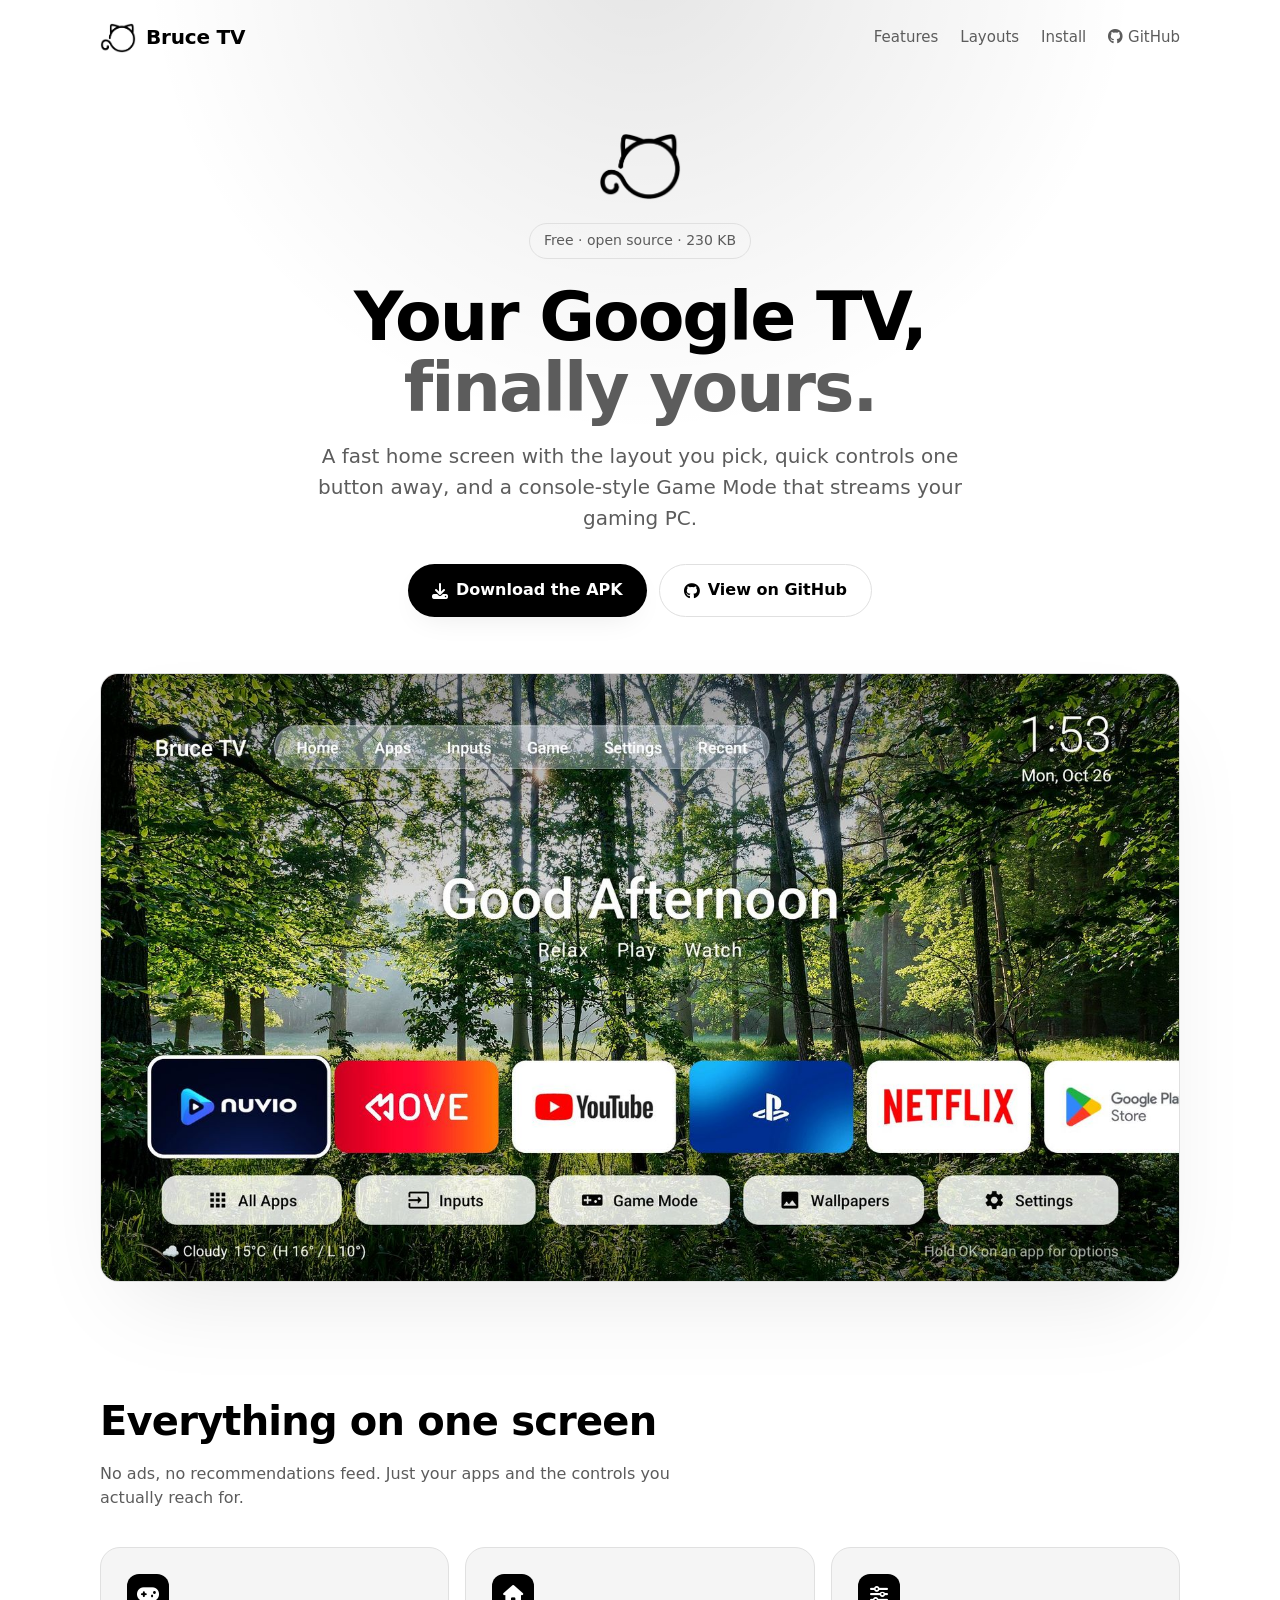
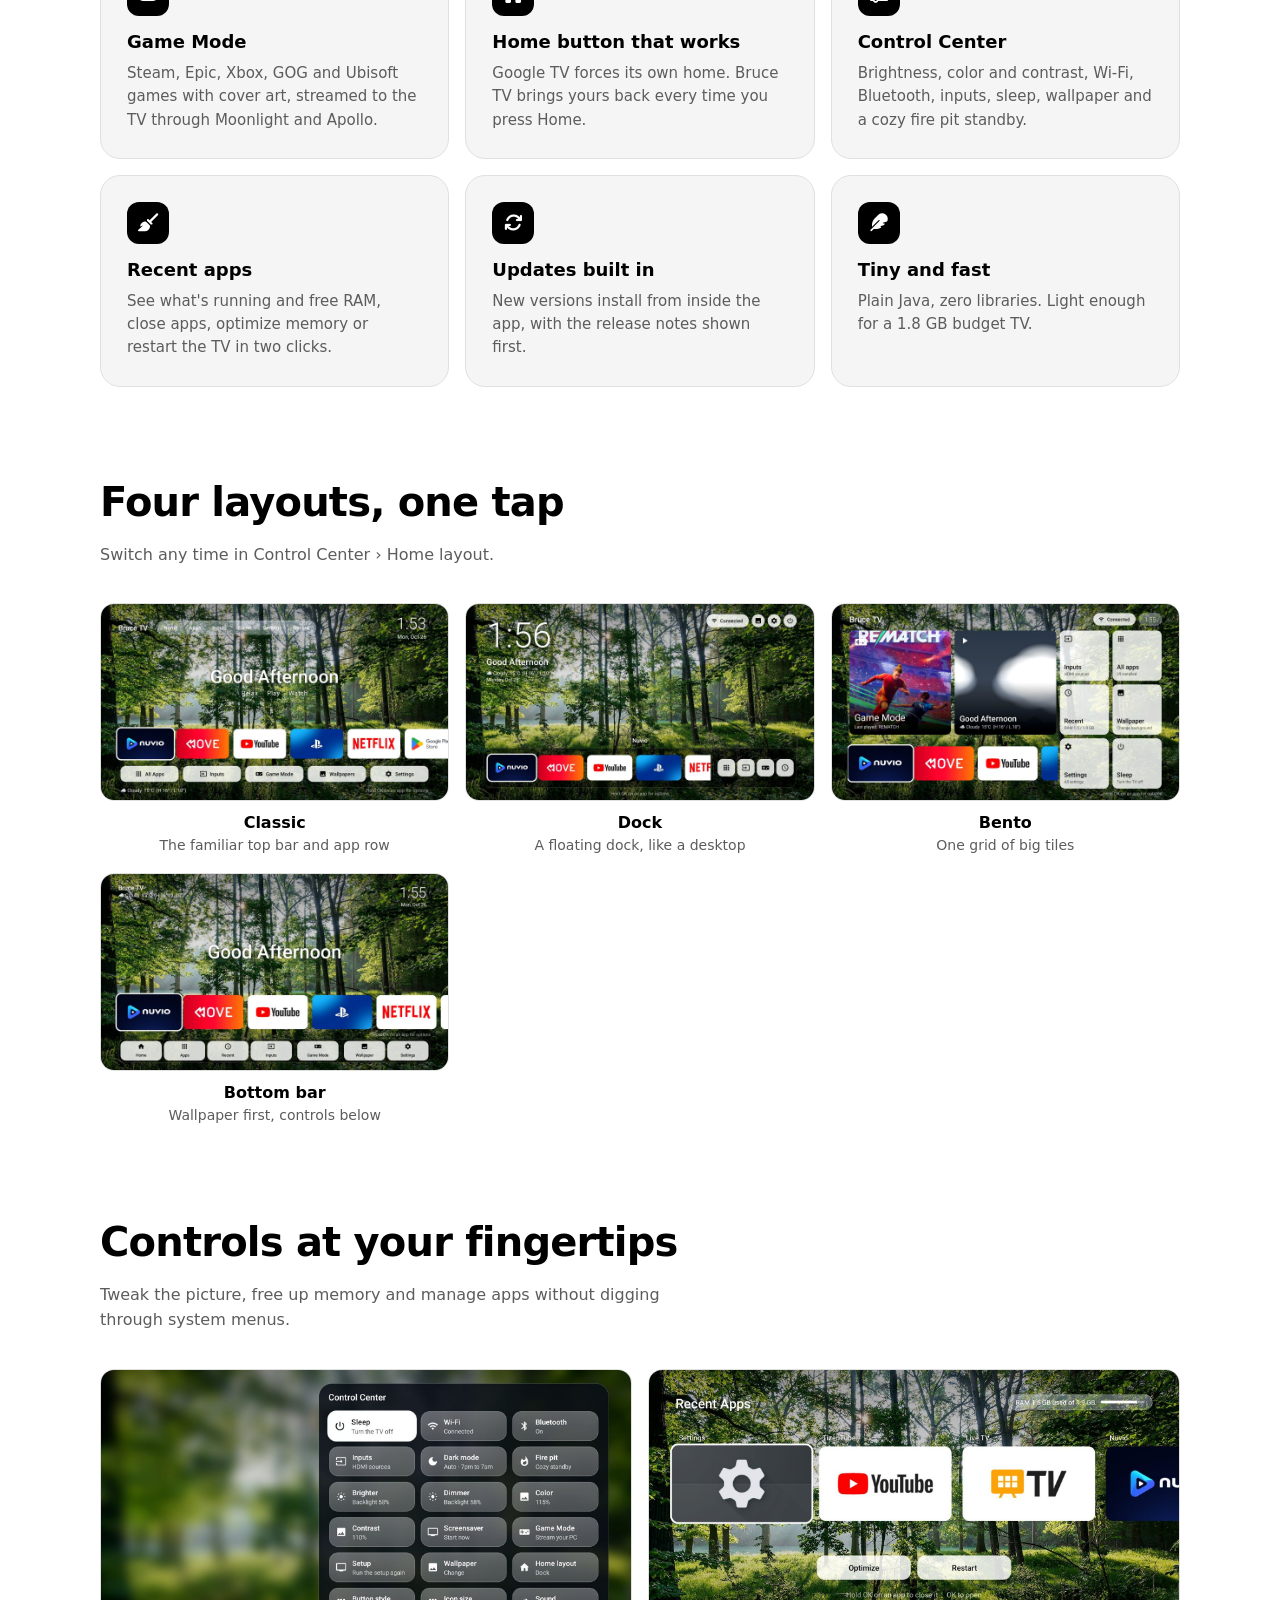
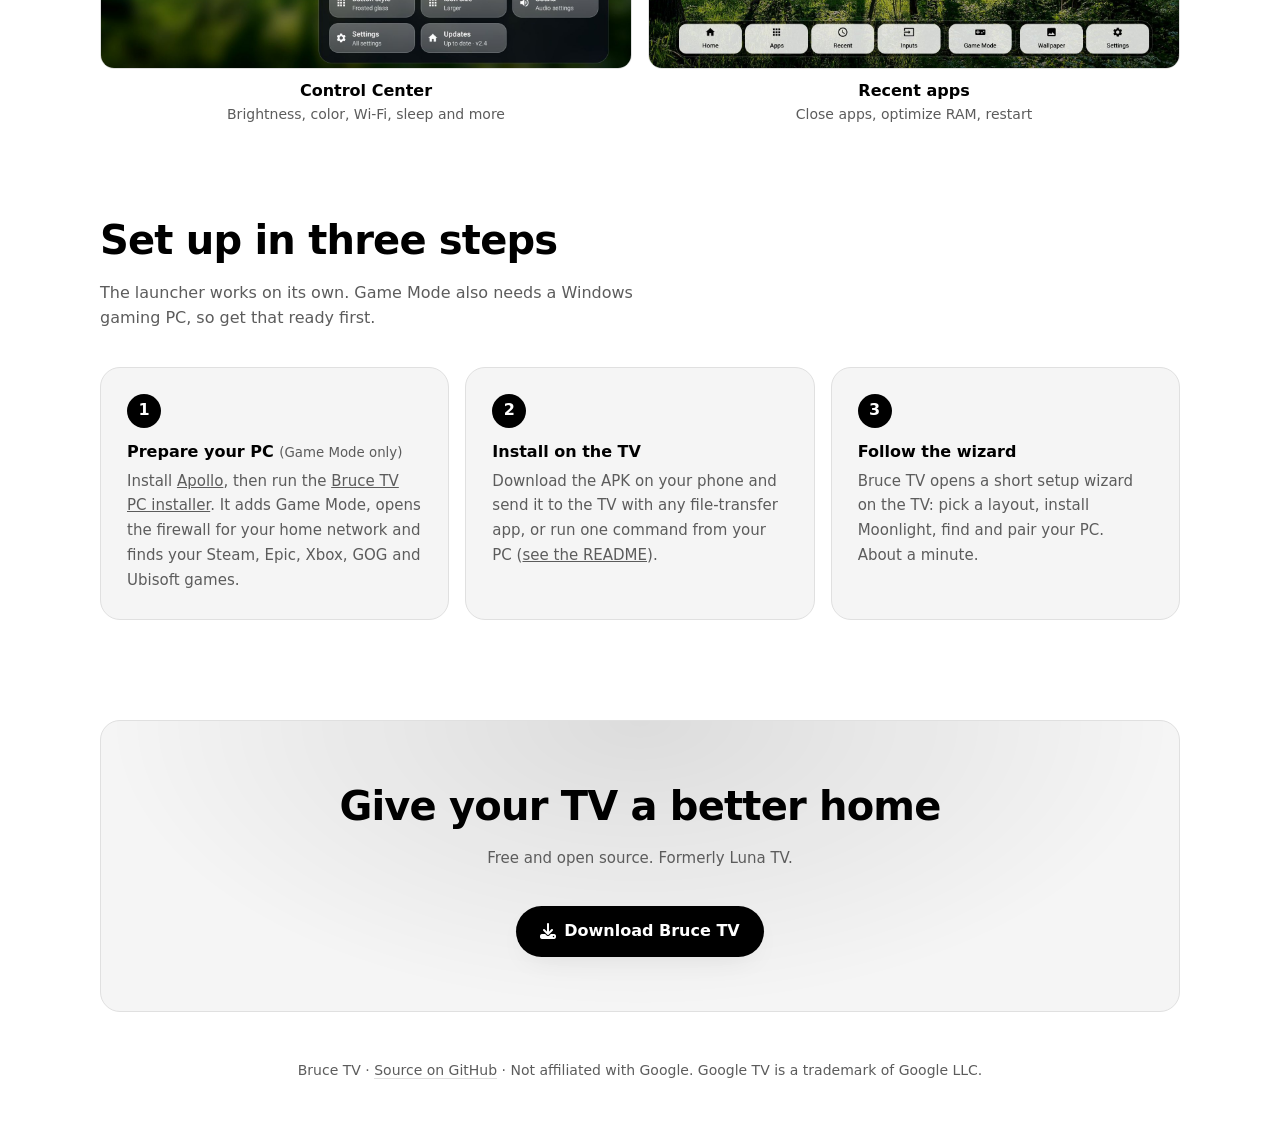
<file: docs/index.html>
<!doctype html>
<html lang="en">
<head>
<meta charset="utf-8">
<meta name="viewport" content="width=device-width, initial-scale=1">
<title>Bruce TV</title>
<meta name="description" content="A fast, good-looking home screen for Google TV with a console-style Game Mode that streams your gaming PC. Free, open source, 230 KB.">
<meta property="og:title" content="Bruce TV">
<meta property="og:description" content="Your Google TV home screen, done right. Four layouts, Control Center and Game Mode.">
<meta property="og:image" content="img/home-classic.jpg">
<link rel="stylesheet" href="https://cdnjs.cloudflare.com/ajax/libs/font-awesome/6.5.1/css/all.min.css" crossorigin="anonymous" referrerpolicy="no-referrer">
<link rel="icon" type="image/png" href="favicon.png">
<link rel="apple-touch-icon" href="apple-touch-icon.png">
<style>
:root {
  --bg: #000; --panel: #0d0d0d; --line: #262626; --text: #fff; --muted: #a3a3a3;
  --accent: #fff; --on-accent: #000; --glow: rgba(255, 255, 255, .14);
  --r: 20px;
}
@media (prefers-color-scheme: light) {
  :root { --bg: #fff; --panel: #f5f5f5; --line: #e0e0e0; --text: #000; --muted: #5c5c5c; --accent: #000; --on-accent: #fff; --glow: rgba(0, 0, 0, .1); }
}
* { box-sizing: border-box; }
html { scroll-behavior: smooth; }
body { margin: 0; background: var(--bg); color: var(--text); line-height: 1.55;
  font: 16px/1.55 system-ui, -apple-system, "Segoe UI", Roboto, sans-serif; }
a { color: inherit; }
.wrap { width: min(1080px, 100% - 32px); margin: 0 auto; }
nav { display: flex; align-items: center; justify-content: space-between; padding: 22px 0; }
.logo { font-weight: 700; font-size: 20px; letter-spacing: -.01em; text-decoration: none; display: flex; align-items: center; gap: 10px; }
.logo i { width: 36px; height: 30px; background: var(--text); -webkit-mask: url(img/logo.png) center / contain no-repeat; mask: url(img/logo.png) center / contain no-repeat; }
nav .links { display: flex; gap: 22px; align-items: center; color: var(--muted); font-size: 15px; }
nav .links a { text-decoration: none; }
nav .links a:hover { color: var(--text); }
.btn { display: inline-flex; align-items: center; gap: 8px; padding: 13px 24px; border-radius: 999px; font-weight: 600;
  text-decoration: none; background: var(--accent); color: var(--on-accent); box-shadow: 0 10px 30px -12px var(--glow);
  transition: transform .15s, box-shadow .15s; }
.btn:hover { transform: translateY(-2px); box-shadow: 0 14px 34px -10px var(--glow); }
.btn.ghost { background: transparent; color: var(--text); border: 1px solid var(--line); box-shadow: none; }
.btn.ghost:hover { border-color: var(--muted); }
.hero { text-align: center; padding: 56px 0 24px; position: relative; }
.hero::before { content: ""; position: absolute; inset: -120px 0 auto; height: 520px; z-index: -1;
  background: radial-gradient(ellipse at 50% 0, var(--glow), transparent 65%); }
.mark { width: 84px; height: 70px; margin: 0 auto 22px; background: var(--text); -webkit-mask: url(img/logo.png) center / contain no-repeat; mask: url(img/logo.png) center / contain no-repeat; }
.pill { display: inline-block; padding: 6px 14px; border: 1px solid var(--line); border-radius: 999px; color: var(--muted); font-size: 14px; }
h1 { font-size: clamp(38px, 7vw, 68px); line-height: 1.05; letter-spacing: -.03em; margin: 22px auto 18px; max-width: 14ch; }
h1 em { font-style: normal; color: var(--muted); }
.lede { color: var(--muted); font-size: clamp(17px, 2.2vw, 20px); max-width: 52ch; margin: 0 auto 30px; }
.cta { display: flex; gap: 12px; justify-content: center; flex-wrap: wrap; }
.shot { margin: 56px auto 0; border-radius: 18px; border: 1px solid var(--line); overflow: hidden;
  box-shadow: 0 40px 90px -30px var(--glow); }
.shot img { display: block; width: 100%; height: auto; }
section { padding: 84px 0 0; }
h2 { font-size: clamp(28px, 4.5vw, 40px); letter-spacing: -.02em; margin: 0 0 10px; }
.sub { color: var(--muted); margin: 0 0 36px; max-width: 56ch; }
.grid { display: grid; gap: 16px; grid-template-columns: repeat(auto-fit, minmax(260px, 1fr)); }
.card { background: var(--panel); border: 1px solid var(--line); border-radius: var(--r); padding: 26px; }
.card h3 { margin: 12px 0 6px; font-size: 18px; }
.card p { margin: 0; color: var(--muted); font-size: 15px; }
.ico { width: 42px; height: 42px; border-radius: 12px; background: var(--accent); color: var(--on-accent); display: grid; place-items: center; font-size: 18px; }
.layouts { display: grid; gap: 16px; grid-template-columns: repeat(auto-fit, minmax(300px, 1fr)); }
figure { margin: 0; }
figure img { display: block; width: 100%; height: auto; border-radius: 14px; border: 1px solid var(--line); }
figcaption { margin-top: 10px; font-weight: 600; text-align: center; }
figcaption span { display: block; font-weight: 400; color: var(--muted); font-size: 14px; }
.steps { counter-reset: s; display: grid; gap: 16px; grid-template-columns: repeat(auto-fit, minmax(260px, 1fr)); padding: 0; list-style: none; }
.steps li { counter-increment: s; background: var(--panel); border: 1px solid var(--line); border-radius: var(--r); padding: 26px; }
.steps li::before { content: counter(s); display: grid; place-items: center; width: 34px; height: 34px; border-radius: 50%;
  background: var(--accent); color: var(--on-accent); font-weight: 700; margin-bottom: 12px; }
.steps b { display: block; margin-bottom: 4px; }
.steps small { color: var(--muted); font-weight: 400; }
.steps span { color: var(--muted); font-size: 15px; }
code { background: var(--line); padding: 2px 7px; border-radius: 6px; font-size: .9em; }
.final { text-align: center; }
.final .btn { margin-top: 36px; }
.final .card { padding: 54px 24px; background: radial-gradient(ellipse at 50% 0, var(--glow), transparent 70%), var(--panel); }
footer { color: var(--muted); font-size: 14px; text-align: center; padding: 48px 0; }
footer a { text-decoration: none; border-bottom: 1px solid var(--line); }
@media (max-width: 560px) { nav .links a:not(.btn) { display: none; } }
@media (prefers-reduced-motion: reduce) { html { scroll-behavior: auto; } .btn { transition: none; } }
</style>
</head>
<body>
<div class="wrap">
  <nav>
    <a class="logo" href="#"><i aria-hidden="true"></i>Bruce TV</a>
    <div class="links">
      <a href="#features">Features</a>
      <a href="#layouts">Layouts</a>
      <a href="#install">Install</a>
      <a href="https://github.com/martintenovski/BruceTV"><i class="fa-brands fa-github" aria-hidden="true"></i> GitHub</a>
    </div>
  </nav>

  <header class="hero">
    <div class="mark" aria-hidden="true"></div>
    <span class="pill">Free · open source · 230 KB</span>
    <h1>Your Google TV, <em>finally yours.</em></h1>
    <p class="lede">A fast home screen with the layout you pick, quick controls one button away, and a console-style Game Mode that streams your gaming PC.</p>
    <div class="cta">
      <a class="btn" href="https://github.com/martintenovski/BruceTV/releases/latest"><i class="fa-solid fa-download" aria-hidden="true"></i>Download the APK</a>
      <a class="btn ghost" href="https://github.com/martintenovski/BruceTV"><i class="fa-brands fa-github" aria-hidden="true"></i>View on GitHub</a>
    </div>
    <div class="shot"><img src="img/home-classic.jpg" alt="Bruce TV home screen in the Classic layout" width="1600" height="900"></div>
  </header>

  <section id="features">
    <h2>Everything on one screen</h2>
    <p class="sub">No ads, no recommendations feed. Just your apps and the controls you actually reach for.</p>
    <div class="grid">
      <div class="card"><div class="ico"><i class="fa-solid fa-gamepad" aria-hidden="true"></i></div><h3>Game Mode</h3><p>Steam, Epic, Xbox, GOG and Ubisoft games with cover art, streamed to the TV through Moonlight and Apollo.</p></div>
      <div class="card"><div class="ico"><i class="fa-solid fa-house" aria-hidden="true"></i></div><h3>Home button that works</h3><p>Google TV forces its own home. Bruce TV brings yours back every time you press Home.</p></div>
      <div class="card"><div class="ico"><i class="fa-solid fa-sliders" aria-hidden="true"></i></div><h3>Control Center</h3><p>Brightness, color and contrast, Wi-Fi, Bluetooth, inputs, sleep, wallpaper and a cozy fire pit standby.</p></div>
      <div class="card"><div class="ico"><i class="fa-solid fa-broom" aria-hidden="true"></i></div><h3>Recent apps</h3><p>See what's running and free RAM, close apps, optimize memory or restart the TV in two clicks.</p></div>
      <div class="card"><div class="ico"><i class="fa-solid fa-arrows-rotate" aria-hidden="true"></i></div><h3>Updates built in</h3><p>New versions install from inside the app, with the release notes shown first.</p></div>
      <div class="card"><div class="ico"><i class="fa-solid fa-feather" aria-hidden="true"></i></div><h3>Tiny and fast</h3><p>Plain Java, zero libraries. Light enough for a 1.8 GB budget TV.</p></div>
    </div>
  </section>

  <section id="layouts">
    <h2>Four layouts, one tap</h2>
    <p class="sub">Switch any time in Control Center › Home layout.</p>
    <div class="layouts">
      <figure><img src="img/home-classic.jpg" alt="Classic layout" loading="lazy"><figcaption>Classic<span>The familiar top bar and app row</span></figcaption></figure>
      <figure><img src="img/home-dock.jpg" alt="Dock layout" loading="lazy"><figcaption>Dock<span>A floating dock, like a desktop</span></figcaption></figure>
      <figure><img src="img/home-bento.jpg" alt="Bento layout" loading="lazy"><figcaption>Bento<span>One grid of big tiles</span></figcaption></figure>
      <figure><img src="img/home-bottom.jpg" alt="Bottom bar layout" loading="lazy"><figcaption>Bottom bar<span>Wallpaper first, controls below</span></figcaption></figure>
    </div>
  </section>

  <section>
    <h2>Controls at your fingertips</h2>
    <p class="sub">Tweak the picture, free up memory and manage apps without digging through system menus.</p>
    <div class="layouts">
      <figure><img src="img/control-center.jpg" alt="Control Center" loading="lazy"><figcaption>Control Center<span>Brightness, color, Wi-Fi, sleep and more</span></figcaption></figure>
      <figure><img src="img/recent.jpg" alt="Recent apps" loading="lazy"><figcaption>Recent apps<span>Close apps, optimize RAM, restart</span></figcaption></figure>
    </div>
  </section>

  <section id="install">
    <h2>Set up in three steps</h2>
    <p class="sub">The launcher works on its own. Game Mode also needs a Windows gaming PC, so get that ready first.</p>
    <ol class="steps">
      <li><b>Prepare your PC <small>(Game Mode only)</small></b><span>Install <a href="https://github.com/ClassicOldSong/Apollo/releases">Apollo</a>, then run the <a href="https://github.com/martintenovski/BruceTV/releases/latest">Bruce TV PC installer</a>. It adds Game Mode, opens the firewall for your home network and finds your Steam, Epic, Xbox, GOG and Ubisoft games.</span></li>
      <li><b>Install on the TV</b><span>Download the APK on your phone and send it to the TV with any file-transfer app, or run one command from your PC (<a href="https://github.com/martintenovski/BruceTV#step-2-install-bruce-tv-on-the-tv">see the README</a>).</span></li>
      <li><b>Follow the wizard</b><span>Bruce TV opens a short setup wizard on the TV: pick a layout, install Moonlight, find and pair your PC. About a minute.</span></li>
    </ol>
  </section>

  <section class="final">
    <div class="card">
      <h2>Give your TV a better home</h2>
      <p class="sub" style="margin-inline:auto">Free and open source. Formerly Luna TV.</p>
      <a class="btn" href="https://github.com/martintenovski/BruceTV/releases/latest"><i class="fa-solid fa-download" aria-hidden="true"></i>Download Bruce TV</a>
    </div>
  </section>

  <footer>Bruce TV · <a href="https://github.com/martintenovski/BruceTV">Source on GitHub</a> · Not affiliated with Google. Google TV is a trademark of Google LLC.</footer>
</div>
</body>
</html>
</file>
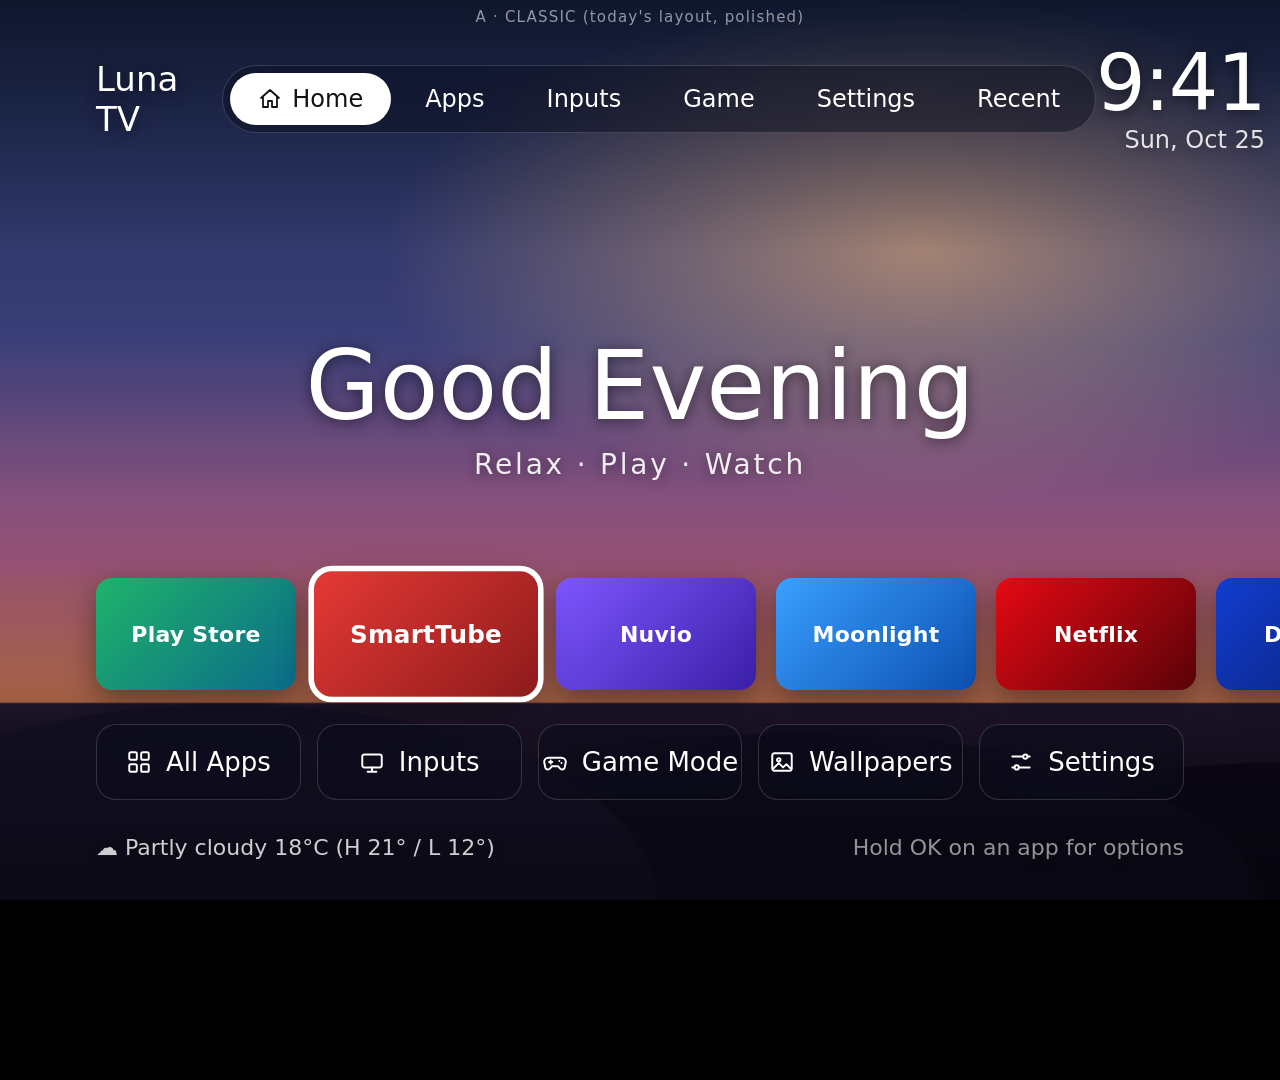
<file: mockups/a-classic.html>
<!doctype html><meta charset="utf-8"><link rel="stylesheet" href="base.css">
<style>
  .top { position: absolute; top: 44px; left: 96px; right: 96px; display: flex; align-items: center; }
  .brand { font-size: 34px; font-weight: 500; margin-right: 44px; }
  .pills { display: flex; gap: 6px; padding: 7px; border-radius: 99px; }
  .pill { padding: 12px 28px; border-radius: 99px; font-size: 24px; font-weight: 500; display: flex; gap: 10px; align-items: center; }
  .pill.on { background: #fff; color: #111; }
  .status { margin-left: auto; text-align: right; }
  .status .clock { font-size: 78px; line-height: 1; } .status .d { font-size: 24px; opacity: .85; margin-top: 4px; }
  .hello { position: absolute; top: 330px; width: 100%; text-align: center; }
  .hello h1 { font-size: 96px; font-weight: 500; } .hello p { font-size: 28px; letter-spacing: .1em; margin-top: 6px; opacity: .9; }
  .row { position: absolute; left: 96px; bottom: 210px; display: flex; gap: 20px; }
  .row .app { width: 200px; height: 112px; font-size: 22px; }
  .row .app.f { outline: 5px solid #fff; transform: scale(1.12); margin: 0 10px; }
  .acts { position: absolute; left: 96px; right: 96px; bottom: 100px; display: flex; gap: 16px; }
  .act { flex: 1; height: 76px; border-radius: 20px; display: flex; gap: 14px; align-items: center; justify-content: center; font-size: 26px; font-weight: 500; }
  .foot { position: absolute; left: 96px; right: 96px; bottom: 40px; display: flex; justify-content: space-between; font-size: 22px; opacity: .8; }
</style>
<div class="wall"></div><div class="hills"></div><div class="scrim"></div>
<div class="top"><span class="brand sh">Luna TV</span>
  <div class="pills glass"><span class="pill on"><i data-i="home"></i>Home</span><span class="pill">Apps</span><span class="pill">Inputs</span><span class="pill">Game</span><span class="pill">Settings</span><span class="pill">Recent</span></div>
  <div class="status sh"><div class="clock">9:41</div><div class="d">Sun, Oct 25</div></div></div>
<div class="hello sh"><h1>Good Evening</h1><p>Relax · Play · Watch</p></div>
<div class="row"><div class="app c1">Play Store</div><div class="app c2 f">SmartTube</div><div class="app c3">Nuvio</div><div class="app c4">Moonlight</div><div class="app c5">Netflix</div><div class="app c6">Disney+</div><div class="app c7">Prime Video</div><div class="app c8">Stremio</div></div>
<div class="acts"><div class="act glass"><i data-i="apps"></i>All Apps</div><div class="act glass"><i data-i="input"></i>Inputs</div><div class="act glass"><i data-i="game"></i>Game Mode</div><div class="act glass"><i data-i="image"></i>Wallpapers</div><div class="act glass"><i data-i="settings"></i>Settings</div></div>
<div class="foot sh"><span>☁️ Partly cloudy  18°C  (H 21° / L 12°)</span><span style="opacity:.7">Hold OK on an app for options</span></div>
<div class="tag" style="top:8px;bottom:auto">A · CLASSIC (today's layout, polished)</div>
<script src="icons.js"></script>
</file>
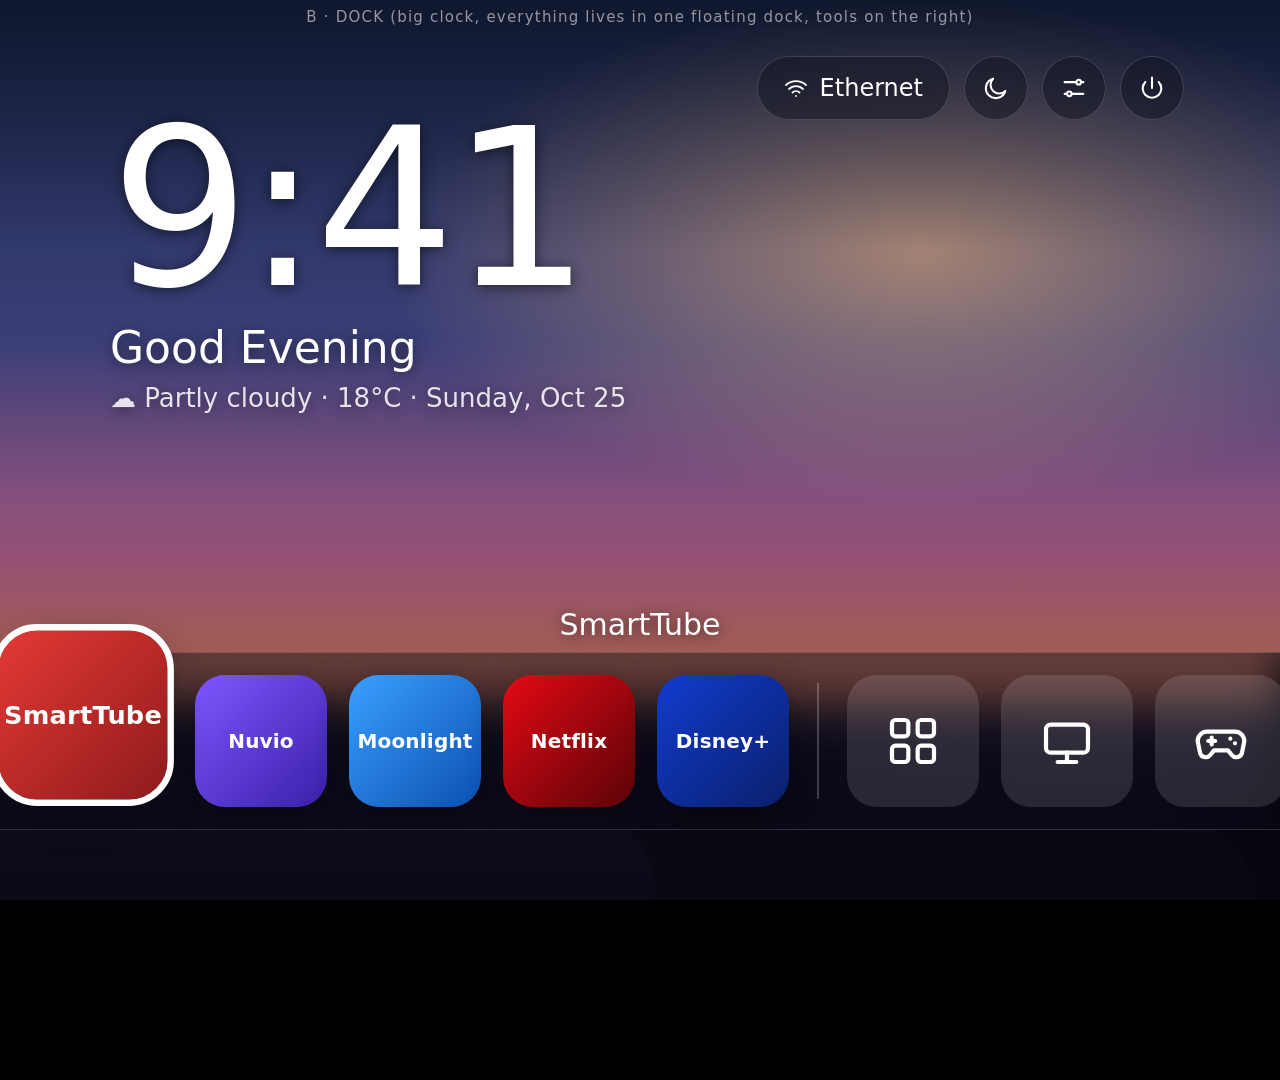
<file: mockups/b-dock.html>
<!doctype html><meta charset="utf-8"><link rel="stylesheet" href="base.css">
<style>
  .big { position: absolute; left: 110px; top: 110px; }
  .big .clock { font-size: 220px; line-height: .9; } .big .g { font-size: 44px; margin-top: 14px; font-weight: 400; }
  .big .w { font-size: 26px; opacity: .85; margin-top: 10px; }
  .corner { position: absolute; right: 96px; top: 56px; display: flex; gap: 14px; }
  .chip { height: 64px; padding: 0 26px; border-radius: 99px; display: flex; gap: 12px; align-items: center; font-size: 24px; }
  .chip.sq { width: 64px; padding: 0; justify-content: center; font-size: 28px; }
  .dock { position: absolute; left: 50%; bottom: 70px; transform: translateX(-50%); padding: 22px 30px; border-radius: 44px; display: flex; gap: 22px; align-items: flex-end; }
  .dock .app { width: 132px; height: 132px; border-radius: 30px; font-size: 20px; }
  .dock .app.f { transform: translateY(-26px) scale(1.28); outline: 5px solid #fff; margin: 0 24px; }
  .dock .sep { width: 2px; align-self: stretch; background: rgba(255,255,255,.22); margin: 8px 6px; }
  .dock .tool { width: 132px; height: 132px; border-radius: 30px; display: grid; place-items: center; font-size: 56px; background: rgba(255,255,255,.12); }
  .lbl { position: absolute; left: 50%; transform: translateX(-50%); bottom: 258px; font-size: 30px; font-weight: 500; }
</style>
<div class="wall"></div><div class="hills"></div><div class="scrim"></div>
<div class="big sh"><div class="clock">9:41</div><div class="g">Good Evening</div><div class="w">☁️ Partly cloudy · 18°C · Sunday, Oct 25</div></div>
<div class="corner"><div class="chip glass"><i data-i="wifi"></i>Ethernet</div><div class="chip sq glass"><i data-i="moon"></i></div><div class="chip sq glass"><i data-i="settings"></i></div><div class="chip sq glass"><i data-i="power"></i></div></div>
<div class="lbl sh">SmartTube</div>
<div class="dock glass">
  <div class="app c1">Play</div><div class="app c2 f">SmartTube</div><div class="app c3">Nuvio</div><div class="app c4">Moonlight</div><div class="app c5">Netflix</div><div class="app c6">Disney+</div>
  <div class="sep"></div>
  <div class="tool"><i data-i="apps"></i></div><div class="tool"><i data-i="input"></i></div><div class="tool"><i data-i="game"></i></div><div class="tool"><i data-i="recent"></i></div>
</div>
<div class="tag" style="top:8px;bottom:auto">B · DOCK (big clock, everything lives in one floating dock, tools on the right)</div>
<script src="icons.js"></script>
</file>
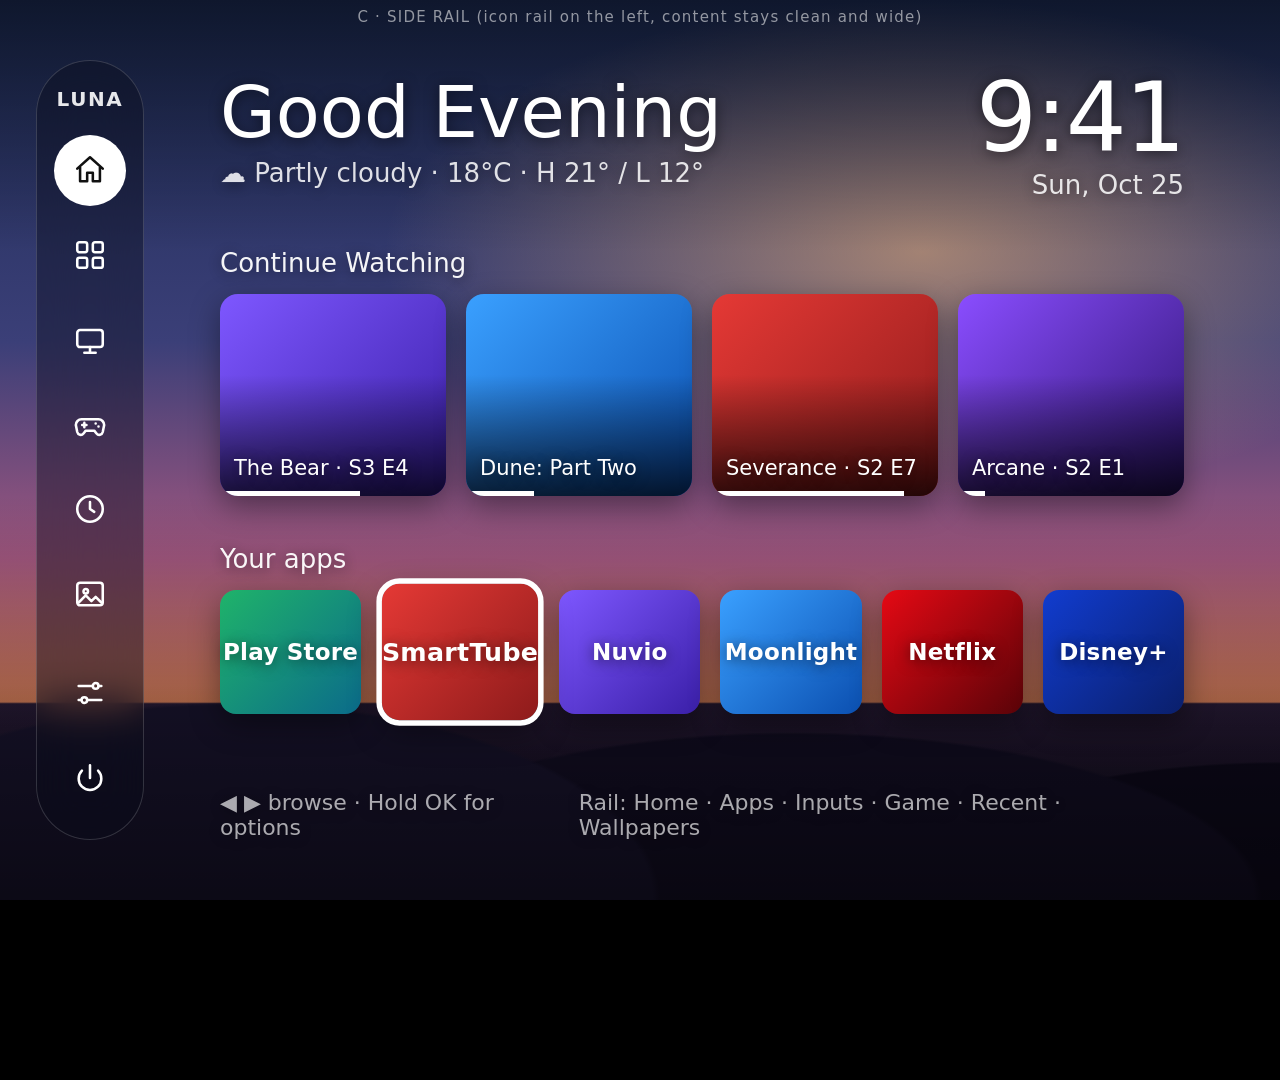
<file: mockups/c-rail.html>
<!doctype html><meta charset="utf-8"><link rel="stylesheet" href="base.css">
<style>
  .rail { position: absolute; left: 36px; top: 60px; bottom: 60px; width: 108px; border-radius: 54px; display: flex; flex-direction: column; align-items: center; padding: 26px 0; gap: 14px; }
  .rail .logo { font-size: 20px; font-weight: 700; letter-spacing: .08em; opacity: .9; margin-bottom: 10px; }
  .rail .n { width: 72px; height: 72px; border-radius: 50%; display: grid; place-items: center; font-size: 34px; }
  .rail .n.on { background: #fff; color: #111; }
  .rail .grow { flex: 1; }
  .main { position: absolute; left: 220px; right: 96px; top: 70px; bottom: 60px; }
  .hd { display: flex; align-items: flex-start; justify-content: space-between; }
  .hd h1 { font-size: 72px; font-weight: 500; } .hd p { font-size: 26px; opacity: .85; margin-top: 4px; }
  .hd .clock { font-size: 96px; text-align: right; line-height: 1; }
  .sec { font-size: 26px; font-weight: 500; margin: 48px 0 16px; opacity: .95; }
  .cw { display: flex; gap: 20px; }
  .cw .card { width: 360px; height: 202px; border-radius: 18px; position: relative; overflow: hidden; box-shadow: 0 10px 30px rgba(0,0,0,.4); }
  .cw .card span { position: absolute; left: 14px; bottom: 16px; font-size: 21px; font-weight: 500; z-index: 2; }
  .cw .card::after { content: ""; position: absolute; inset: 0; background: linear-gradient(0deg, rgba(0,0,0,.75), transparent 60%); }
  .cw .card i { position: absolute; left: 0; bottom: 0; height: 5px; background: #fff; z-index: 3; }
  .apps { display: flex; gap: 20px; }
  .apps .app { width: 220px; height: 124px; font-size: 23px; }
  .apps .app.f { outline: 5px solid #fff; transform: scale(1.1); margin: 0 8px; }
  .hint { position: absolute; bottom: 0; left: 0; right: 0; font-size: 22px; opacity: .65; display: flex; justify-content: space-between; }
</style>
<div class="wall"></div><div class="hills"></div><div class="scrim"></div>
<div class="rail glass"><div class="logo">LUNA</div>
  <div class="n on"><i data-i="home"></i></div><div class="n"><i data-i="apps"></i></div><div class="n"><i data-i="input"></i></div><div class="n"><i data-i="game"></i></div><div class="n"><i data-i="recent"></i></div><div class="n"><i data-i="image"></i></div>
  <div class="grow"></div><div class="n"><i data-i="settings"></i></div><div class="n"><i data-i="power"></i></div></div>
<div class="main sh">
  <div class="hd"><div><h1>Good Evening</h1><p>☁️ Partly cloudy · 18°C · H 21° / L 12°</p></div><div><div class="clock">9:41</div><p style="text-align:right">Sun, Oct 25</p></div></div>
  <div class="sec">Continue Watching</div>
  <div class="cw"><div class="card c3"><span>The Bear · S3 E4</span><i style="width:62%"></i></div><div class="card c4"><span>Dune: Part Two</span><i style="width:30%"></i></div><div class="card c2"><span>Severance · S2 E7</span><i style="width:85%"></i></div><div class="card c8"><span>Arcane · S2 E1</span><i style="width:12%"></i></div></div>
  <div class="sec">Your apps</div>
  <div class="apps"><div class="app c1">Play Store</div><div class="app c2 f">SmartTube</div><div class="app c3">Nuvio</div><div class="app c4">Moonlight</div><div class="app c5">Netflix</div><div class="app c6">Disney+</div></div>
  <div class="hint"><span>◀ ▶ browse  ·  Hold OK for options</span><span>Rail: Home · Apps · Inputs · Game · Recent · Wallpapers</span></div>
</div>
<div class="tag" style="top:8px;bottom:auto">C · SIDE RAIL (icon rail on the left, content stays clean and wide)</div>
<script src="icons.js"></script>
</file>
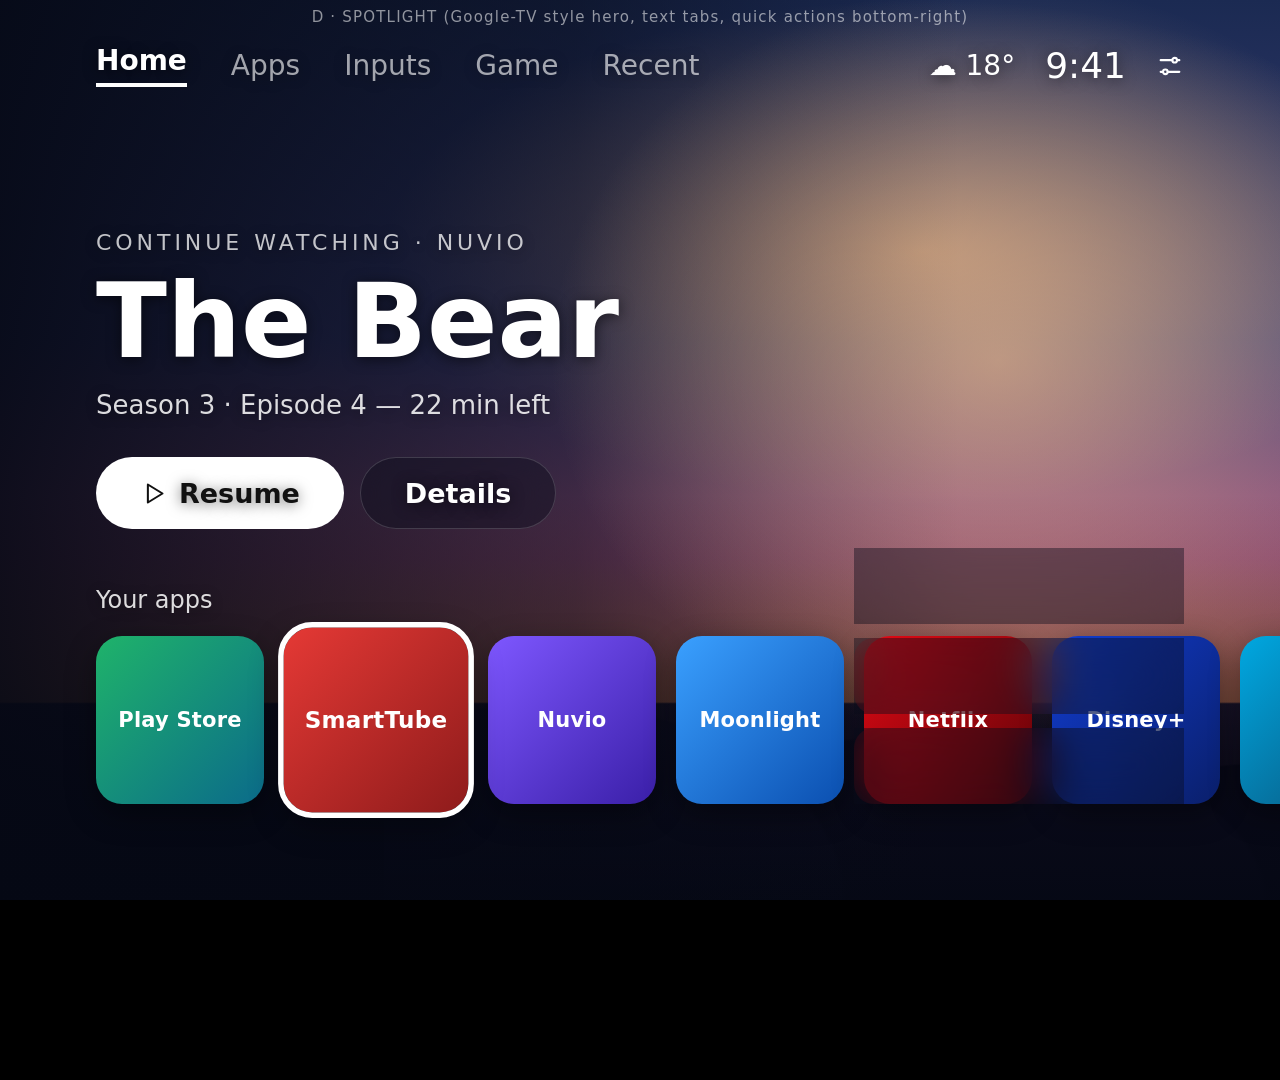
<file: mockups/d-hero.html>
<!doctype html><meta charset="utf-8"><link rel="stylesheet" href="base.css">
<style>
  .hero { position: absolute; inset: 0; background:
    radial-gradient(ellipse 50% 60% at 78% 40%, rgba(255,200,140,.5), transparent 70%),
    linear-gradient(90deg, rgba(5,8,20,.92) 0%, rgba(5,8,20,.55) 45%, rgba(5,8,20,0) 75%),
    linear-gradient(0deg, rgba(5,8,20,.95) 0%, rgba(5,8,20,0) 45%); }
  .top { position: absolute; top: 44px; left: 96px; right: 96px; display: flex; align-items: center; gap: 44px; font-size: 28px; }
  .top .t { opacity: .62; } .top .t.on { opacity: 1; font-weight: 600; border-bottom: 4px solid #fff; padding-bottom: 6px; }
  .top .r { margin-left: auto; display: flex; gap: 30px; align-items: center; font-size: 28px; }
  .feat { position: absolute; left: 96px; top: 230px; width: 880px; }
  .feat .k { font-size: 22px; letter-spacing: .18em; opacity: .75; } .feat h1 { font-size: 104px; line-height: 1; font-weight: 600; margin: 14px 0; }
  .feat p { font-size: 26px; opacity: .85; line-height: 1.4; }
  .feat .b { display: flex; gap: 16px; margin-top: 34px; }
  .btn { height: 72px; padding: 0 44px; border-radius: 36px; display: flex; gap: 12px; align-items: center; font-size: 27px; font-weight: 600; }
  .btn.p { background: #fff; color: #111; }
  .bar { position: absolute; left: 96px; right: 96px; bottom: 230px; height: 5px; width: 540px; border-radius: 3px; background: rgba(255,255,255,.25); }
  .bar i { display: block; height: 100%; width: 62%; background: #fff; border-radius: 3px; }
  .row { position: absolute; left: 96px; bottom: 96px; display: flex; gap: 20px; }
  .row .app { width: 168px; height: 168px; border-radius: 26px; font-size: 21px; }
  .row .app.f { outline: 5px solid #fff; transform: scale(1.1); margin: 0 8px; }
  .qa { position: absolute; right: 96px; bottom: 96px; display: flex; flex-direction: column; gap: 14px; }
  .qa .q { width: 330px; height: 76px; border-radius: 20px; display: flex; gap: 16px; align-items: center; padding: 0 26px; font-size: 25px; }
  .lab { position: absolute; left: 96px; bottom: 286px; font-size: 24px; opacity: .85; }
</style>
<div class="wall"></div><div class="hills" style="left:30%"></div><div class="hero"></div>
<div class="top sh"><span class="t on">Home</span><span class="t">Apps</span><span class="t">Inputs</span><span class="t">Game</span><span class="t">Recent</span>
  <div class="r"><span>☁️ 18°</span><span style="font-weight:300;font-size:36px">9:41</span><i data-i="settings"></i></div></div>
<div class="feat sh"><div class="k">CONTINUE WATCHING · NUVIO</div><h1>The Bear</h1><p>Season 3 · Episode 4 — 22 min left</p>
  <div class="b"><span class="btn p"><i data-i="play"></i>Resume</span><span class="btn glass">Details</span></div></div>
<div class="lab sh">Your apps</div>
<div class="row"><div class="app c1">Play Store</div><div class="app c2 f">SmartTube</div><div class="app c3">Nuvio</div><div class="app c4">Moonlight</div><div class="app c5">Netflix</div><div class="app c6">Disney+</div><div class="app c7">Prime</div></div>
<div class="qa"><div class="q glass"><i data-i="game"></i>Game Mode</div><div class="q glass"><i data-i="input"></i>Inputs</div><div class="q glass"><i data-i="recent"></i>Recent apps</div></div>
<div class="tag" style="top:8px;bottom:auto">D · SPOTLIGHT (Google-TV style hero, text tabs, quick actions bottom-right)</div>
<script src="icons.js"></script>
</file>
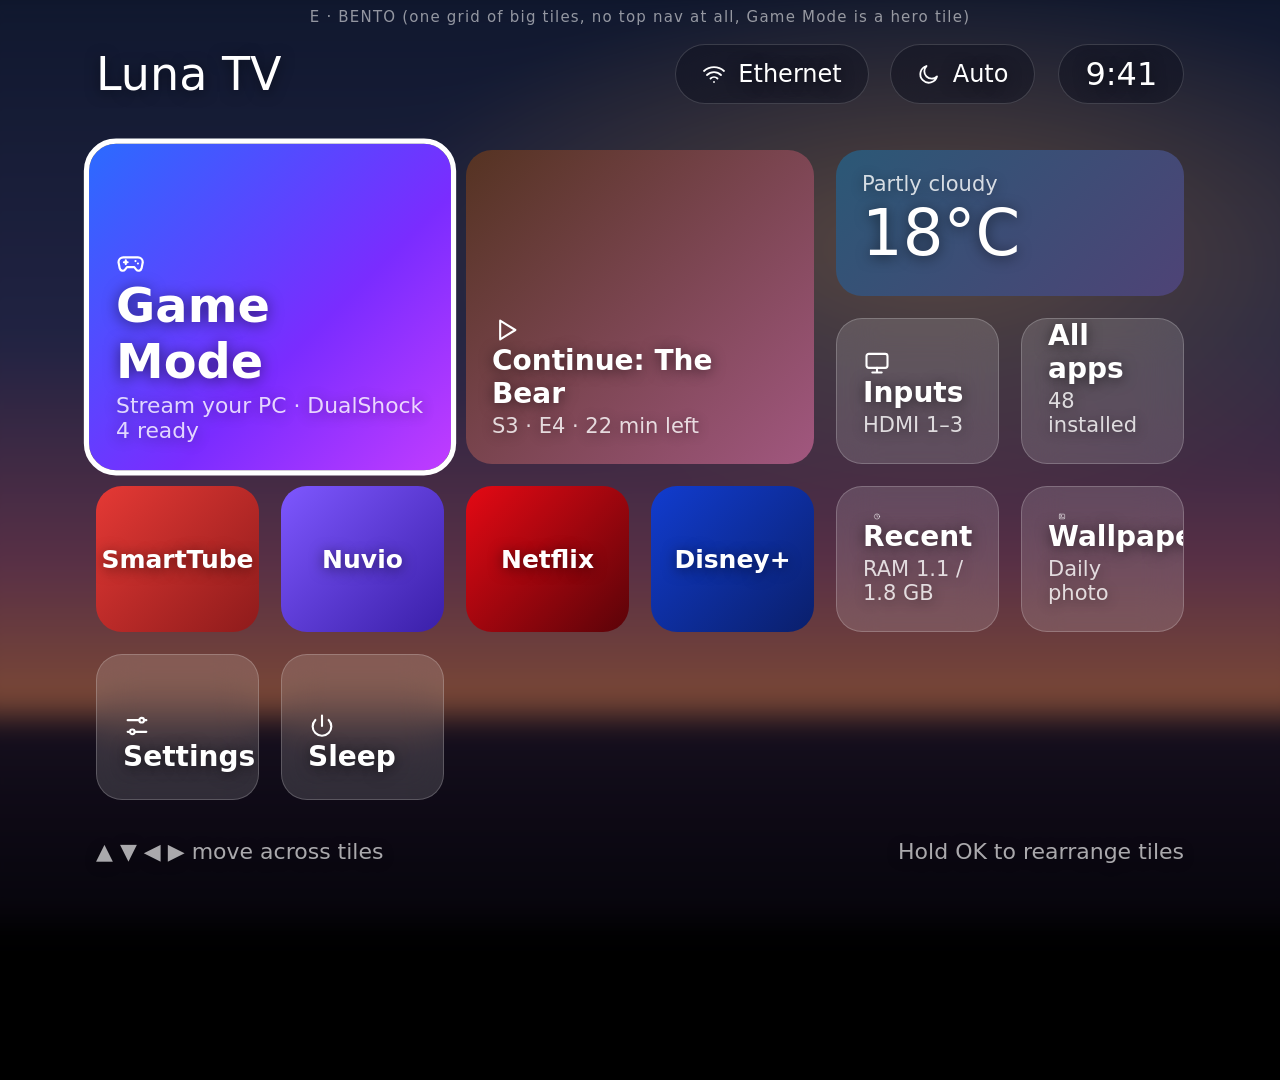
<file: mockups/e-bento.html>
<!doctype html><meta charset="utf-8"><link rel="stylesheet" href="base.css">
<style>
  .wall { filter: blur(14px) brightness(.55); transform: scale(1.05); }
  .top { position: absolute; top: 44px; left: 96px; right: 96px; display: flex; align-items: center; gap: 22px; }
  .top h1 { font-size: 46px; font-weight: 500; } .top .sp { flex: 1; }
  .chip { height: 60px; padding: 0 26px; border-radius: 99px; display: flex; gap: 12px; align-items: center; font-size: 24px; }
  .grid { position: absolute; left: 96px; right: 96px; top: 150px; bottom: 100px; display: grid; gap: 22px;
    grid-template-columns: repeat(6, 1fr); grid-template-rows: repeat(4, 1fr); }
  .t { border-radius: 26px; padding: 26px; position: relative; overflow: hidden; display: flex; flex-direction: column; justify-content: flex-end; font-size: 28px; font-weight: 600; }
  .t small { font-size: 21px; font-weight: 400; opacity: .8; display: block; margin-top: 4px; }
  .t .ic { position: absolute; top: 24px; left: 26px; font-size: 52px; }
  .game { grid-column: span 2; grid-row: span 2; background: linear-gradient(135deg, #2b6bff, #7a2cff 60%, #c13cff); }
  .game .ic { font-size: 96px; }
  .game b { font-size: 46px; font-weight: 600; }
  .cw { grid-column: span 2; grid-row: span 2; background: linear-gradient(135deg, #532, #a1577f); }
  .weather { grid-column: span 2; background: linear-gradient(135deg, #2b5876, #4e4376); }
  .weather b { font-size: 64px; font-weight: 300; }
  .tv { background: rgba(255,255,255,.14); border: 1px solid rgba(255,255,255,.2); backdrop-filter: blur(20px); }
  .t.appt { padding: 0; align-items: center; justify-content: center; text-align: center; font-size: 25px; }
  .t.f { outline: 5px solid #fff; transform: scale(1.04); }
  .hint { position: absolute; left: 96px; right: 96px; bottom: 36px; display: flex; justify-content: space-between; font-size: 22px; opacity: .65; }
</style>
<div class="wall"></div>
<div class="top sh"><h1>Luna TV</h1><span class="sp"></span><div class="chip glass"><i data-i="wifi"></i>Ethernet</div><div class="chip glass"><i data-i="moon"></i>Auto</div><div class="chip glass" style="font-size:32px;font-weight:300">9:41</div></div>
<div class="grid sh">
  <div class="t game f"><i data-i="game" class="ic"></i><b>Game Mode</b><small>Stream your PC · DualShock 4 ready</small></div>
  <div class="t cw"><i data-i="play" class="ic"></i>Continue: The Bear<small>S3 · E4 · 22 min left</small></div>
  <div class="t weather"><small>Partly cloudy</small><b>18°C</b></div>
  <div class="t tv"><i data-i="input" class="ic"></i>Inputs<small>HDMI 1–3</small></div>
  <div class="t tv"><i data-i="apps" class="ic"></i>All apps<small>48 installed</small></div>
  <div class="t appt c2">SmartTube</div><div class="t appt c3">Nuvio</div><div class="t appt c5">Netflix</div><div class="t appt c6">Disney+</div>
  <div class="t tv"><i data-i="recent" class="ic"></i>Recent<small>RAM 1.1 / 1.8 GB</small></div>
  <div class="t tv"><i data-i="image" class="ic"></i>Wallpaper<small>Daily photo</small></div>
  <div class="t tv"><i data-i="settings" class="ic"></i>Settings</div>
  <div class="t tv"><i data-i="power" class="ic"></i>Sleep</div>
</div>
<div class="hint sh"><span>▲ ▼ ◀ ▶ move across tiles</span><span>Hold OK to rearrange tiles</span></div>
<div class="tag" style="top:8px;bottom:auto">E · BENTO (one grid of big tiles, no top nav at all, Game Mode is a hero tile)</div>
<script src="icons.js"></script>
</file>
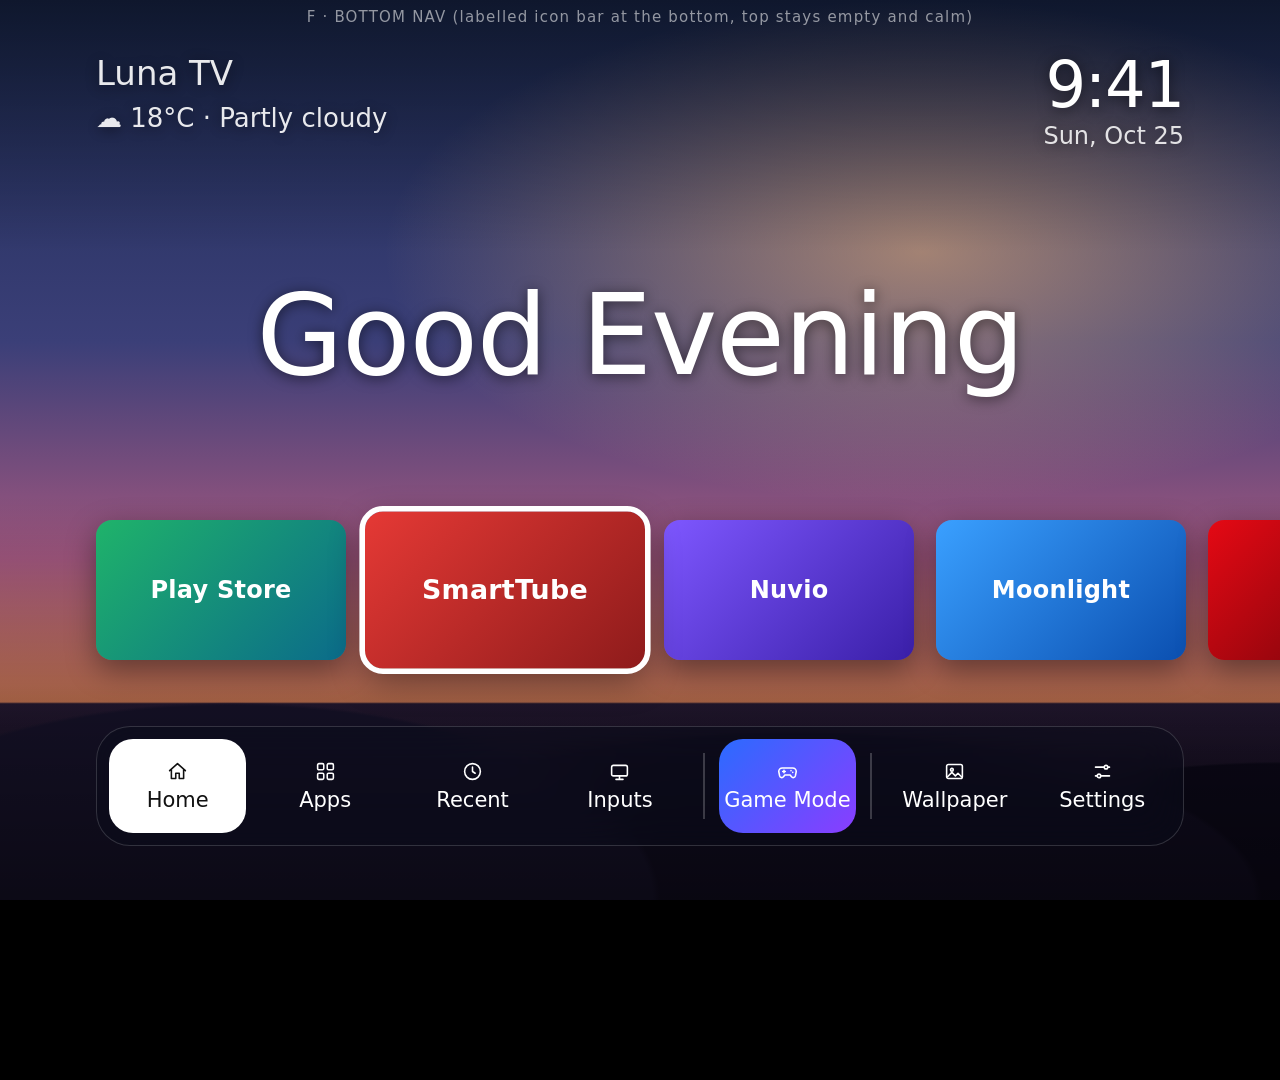
<file: mockups/f-bottombar.html>
<!doctype html><meta charset="utf-8"><link rel="stylesheet" href="base.css">
<style>
  .top { position: absolute; top: 48px; left: 96px; right: 96px; display: flex; justify-content: space-between; align-items: flex-start; }
  .top .l { font-size: 26px; opacity: .9; line-height: 1.5; } .top .l b { font-size: 34px; font-weight: 500; display: block; }
  .top .clock { font-size: 64px; }
  .mid { position: absolute; left: 0; right: 0; top: 270px; text-align: center; }
  .mid h1 { font-size: 112px; font-weight: 500; letter-spacing: -.01em; }
  .strip { position: absolute; left: 0; right: 0; top: 520px; display: flex; gap: 22px; padding: 0 96px; }
  .strip .app { width: 250px; height: 140px; font-size: 24px; flex: none; }
  .strip .app.f { outline: 5px solid #fff; transform: scale(1.12); margin: 0 12px; }
  .nav { position: absolute; left: 96px; right: 96px; bottom: 54px; height: 120px; border-radius: 34px; display: flex; align-items: stretch; padding: 12px; gap: 10px; }
  .nav .n { flex: 1; border-radius: 24px; display: flex; flex-direction: column; align-items: center; justify-content: center; gap: 6px; font-size: 21px; }
  .nav .n i { font-size: 40px; }
  .nav .n.on { background: #fff; color: #111; }
  .nav .n.g { background: linear-gradient(135deg, #2b6bff, #8a3dff); }
  .nav .sep { width: 2px; background: rgba(255,255,255,.2); margin: 14px 4px; }
</style>
<div class="wall"></div><div class="hills"></div><div class="scrim"></div>
<div class="top sh"><div class="l"><b>Luna TV</b>☁️ 18°C · Partly cloudy</div><div style="text-align:right"><div class="clock">9:41</div><div style="font-size:24px;opacity:.85">Sun, Oct 25</div></div></div>
<div class="mid sh"><h1>Good Evening</h1></div>
<div class="strip"><div class="app c1">Play Store</div><div class="app c2 f">SmartTube</div><div class="app c3">Nuvio</div><div class="app c4">Moonlight</div><div class="app c5">Netflix</div><div class="app c6">Disney+</div><div class="app c7">Prime Video</div></div>
<div class="nav glass">
  <div class="n on"><i data-i="home"></i>Home</div><div class="n"><i data-i="apps"></i>Apps</div><div class="n"><i data-i="recent"></i>Recent</div><div class="n"><i data-i="input"></i>Inputs</div>
  <div class="sep"></div><div class="n g"><i data-i="game"></i>Game Mode</div><div class="sep"></div>
  <div class="n"><i data-i="image"></i>Wallpaper</div><div class="n"><i data-i="settings"></i>Settings</div>
</div>
<div class="tag" style="top:8px;bottom:auto">F · BOTTOM NAV (labelled icon bar at the bottom, top stays empty and calm)</div>
<script src="icons.js"></script>
</file>
<file: mockups/base.css>
* { box-sizing: border-box; margin: 0; padding: 0; }
html, body { width: 1920px; height: 1080px; overflow: hidden; background: #000; color: #fff;
  font-family: "Segoe UI Variable Display", "Segoe UI", system-ui, sans-serif; }
.wall { position: absolute; inset: 0;
  background:
    radial-gradient(ellipse 60% 40% at 72% 28%, rgba(255,190,120,.55), transparent 70%),
    linear-gradient(180deg, #1b2a52 0%, #3b3f78 38%, #a1577f 62%, #e3865f 78%, #2a1d3a 78.2%, #120d22 100%);
}
.wall::after { content: ""; position: absolute; left: 0; right: 0; bottom: 0; height: 24%;
  background: linear-gradient(180deg, transparent, rgba(0,0,0,.35)); }
.hills { position: absolute; left: 0; right: 0; bottom: 0; height: 36%;
  background:
    radial-gradient(ellipse 55% 100% at 18% 100%, #1a1530 60%, transparent 61%),
    radial-gradient(ellipse 60% 85% at 62% 100%, #140f26 60%, transparent 61%),
    radial-gradient(ellipse 50% 70% at 100% 100%, #0e0a1d 60%, transparent 61%); }
.scrim { position: absolute; inset: 0; background: linear-gradient(180deg, rgba(0,0,0,.45) 0%, transparent 28%, transparent 55%, rgba(0,0,0,.55) 100%); }
.glass { background: rgba(10,14,28,.42); border: 1px solid rgba(255,255,255,.16); backdrop-filter: blur(22px); }
.sh { text-shadow: 0 2px 14px rgba(0,0,0,.55); }
.app { border-radius: 16px; display: grid; place-items: center; font-weight: 700; color: #fff; letter-spacing: .01em;
  box-shadow: 0 10px 30px rgba(0,0,0,.4); text-align: center; }
.c1 { background: linear-gradient(135deg, #1fb36a, #0b6b8a); }
.c2 { background: linear-gradient(135deg, #e53935, #8e1b1b); }
.c3 { background: linear-gradient(135deg, #7e57ff, #3a1fa8); }
.c4 { background: linear-gradient(135deg, #3aa0ff, #0b4fb0); }
.c5 { background: linear-gradient(135deg, #e50914, #5a0308); }
.c6 { background: linear-gradient(135deg, #113ccf, #0a1f6b); }
.c7 { background: linear-gradient(135deg, #00a8e1, #0a4d73); }
.c8 { background: linear-gradient(135deg, #8a4dff, #2d1470); }
.c9 { background: linear-gradient(135deg, #0a2a8c, #02051c); }
.c10 { background: linear-gradient(135deg, #5a5f6b, #1e2128); }
.clock { font-weight: 200; letter-spacing: -.02em; }
svg.i { width: 1em; height: 1em; fill: none; stroke: currentColor; stroke-width: 1.8; stroke-linecap: round; stroke-linejoin: round; vertical-align: -.12em; }
.tag { position: absolute; left: 0; right: 0; bottom: 14px; text-align: center; font-size: 15px; color: rgba(255,255,255,.55); letter-spacing: .08em; }
</file>
